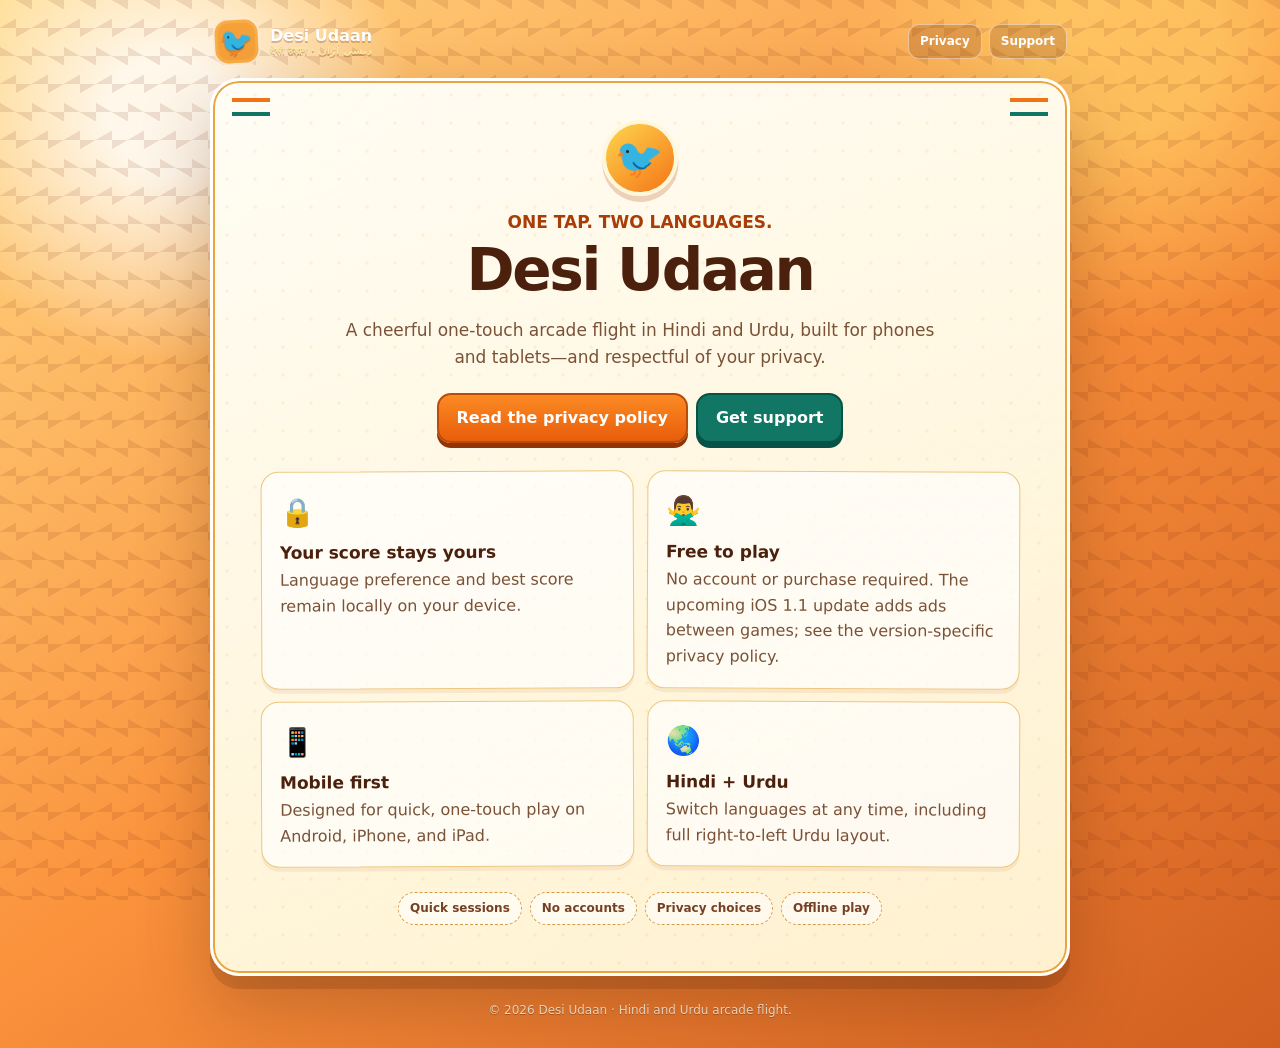
<file: index.html>
<!doctype html>
<html lang="en">
  <head>
    <meta charset="utf-8" />
    <meta name="viewport" content="width=device-width, initial-scale=1, viewport-fit=cover" />
    <meta name="theme-color" content="#ef7417" />
    <meta name="description" content="Official privacy and support pages for Desi Udaan, a joyful Hindi and Urdu mobile game." />
    <title>Desi Udaan · Privacy & Support</title>
    <link rel="icon" href="favicon.svg" type="image/svg+xml" />
    <link rel="stylesheet" href="styles.css" />
  </head>
  <body>
    <main class="site-shell">
      <header class="topbar">
        <a class="brand" href="./" aria-label="Desi Udaan home">
          <span class="brand-mark" aria-hidden="true">🐦</span>
          <span class="brand-copy">Desi Udaan <small>देसी उड़ान · دیسی اُڑان</small></span>
        </a>
        <nav class="topnav" aria-label="Main navigation">
          <a href="privacy/">Privacy</a>
          <a href="support/">Support</a>
        </nav>
      </header>

      <section class="paper">
        <div class="hero">
          <div class="mascot" aria-hidden="true">🐦</div>
          <p class="eyebrow">ONE TAP. TWO LANGUAGES.</p>
          <h1>Desi Udaan</h1>
          <p>A cheerful one-touch arcade flight in Hindi and Urdu, built for phones and tablets—and respectful of your privacy.</p>
          <div class="action-row">
            <a class="button" href="privacy/">Read the privacy policy</a>
            <a class="button secondary" href="support/">Get support</a>
          </div>
        </div>

        <div class="grid" aria-label="App promises">
          <article class="card">
            <span class="card-icon" aria-hidden="true">🔒</span>
            <h3>Your score stays yours</h3>
            <p>Language preference and best score remain locally on your device.</p>
          </article>
          <article class="card">
            <span class="card-icon" aria-hidden="true">🙅‍♂️</span>
            <h3>Free to play</h3>
            <p>No account or purchase required. The upcoming iOS 1.1 update adds ads between games; see the version-specific privacy policy.</p>
          </article>
          <article class="card">
            <span class="card-icon" aria-hidden="true">📱</span>
            <h3>Mobile first</h3>
            <p>Designed for quick, one-touch play on Android, iPhone, and iPad.</p>
          </article>
          <article class="card">
            <span class="card-icon" aria-hidden="true">🌏</span>
            <h3>Hindi + Urdu</h3>
            <p>Switch languages at any time, including full right-to-left Urdu layout.</p>
          </article>
        </div>

        <div class="pill-row" style="margin-top: 24px">
          <span class="pill">Quick sessions</span>
          <span class="pill">No accounts</span>
          <span class="pill">Privacy choices</span>
          <span class="pill">Offline play</span>
        </div>
      </section>

      <footer>© 2026 Desi Udaan · Hindi and Urdu arcade flight.</footer>
    </main>
  </body>
</html>
</file>
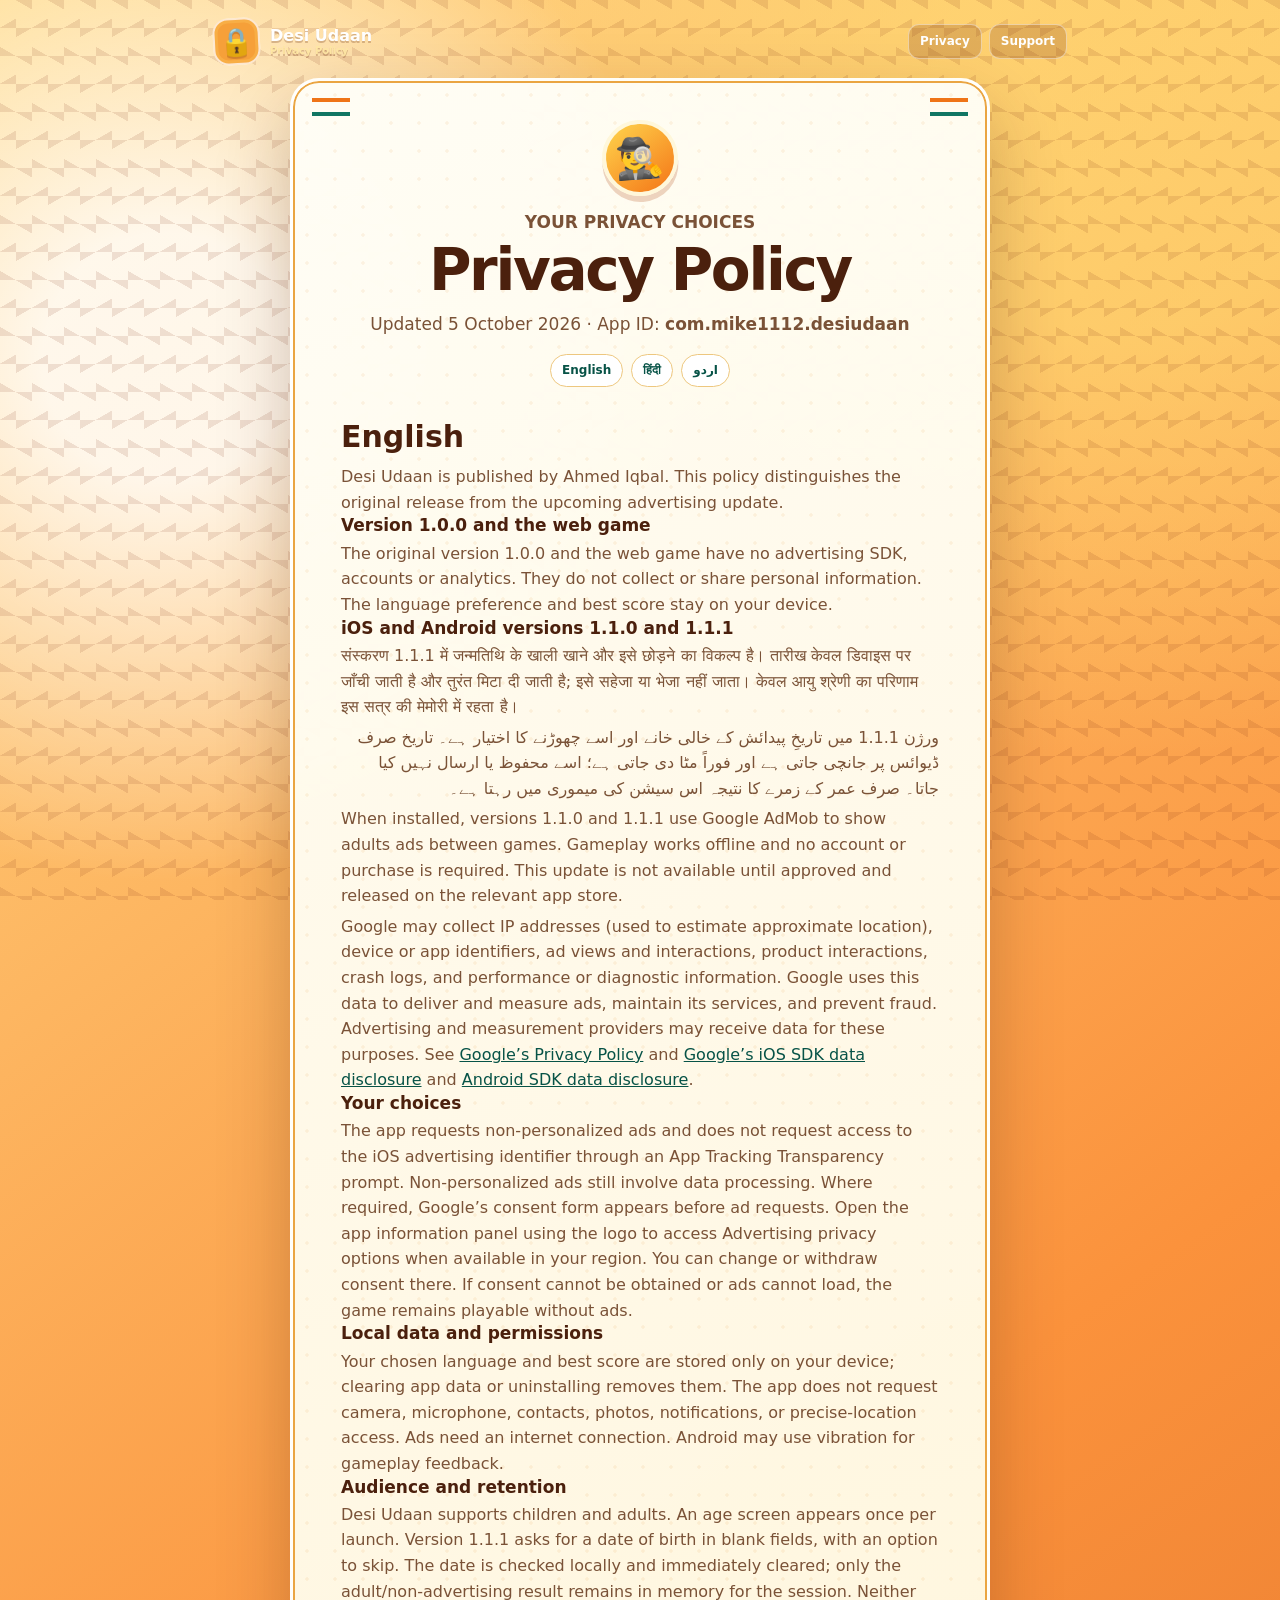
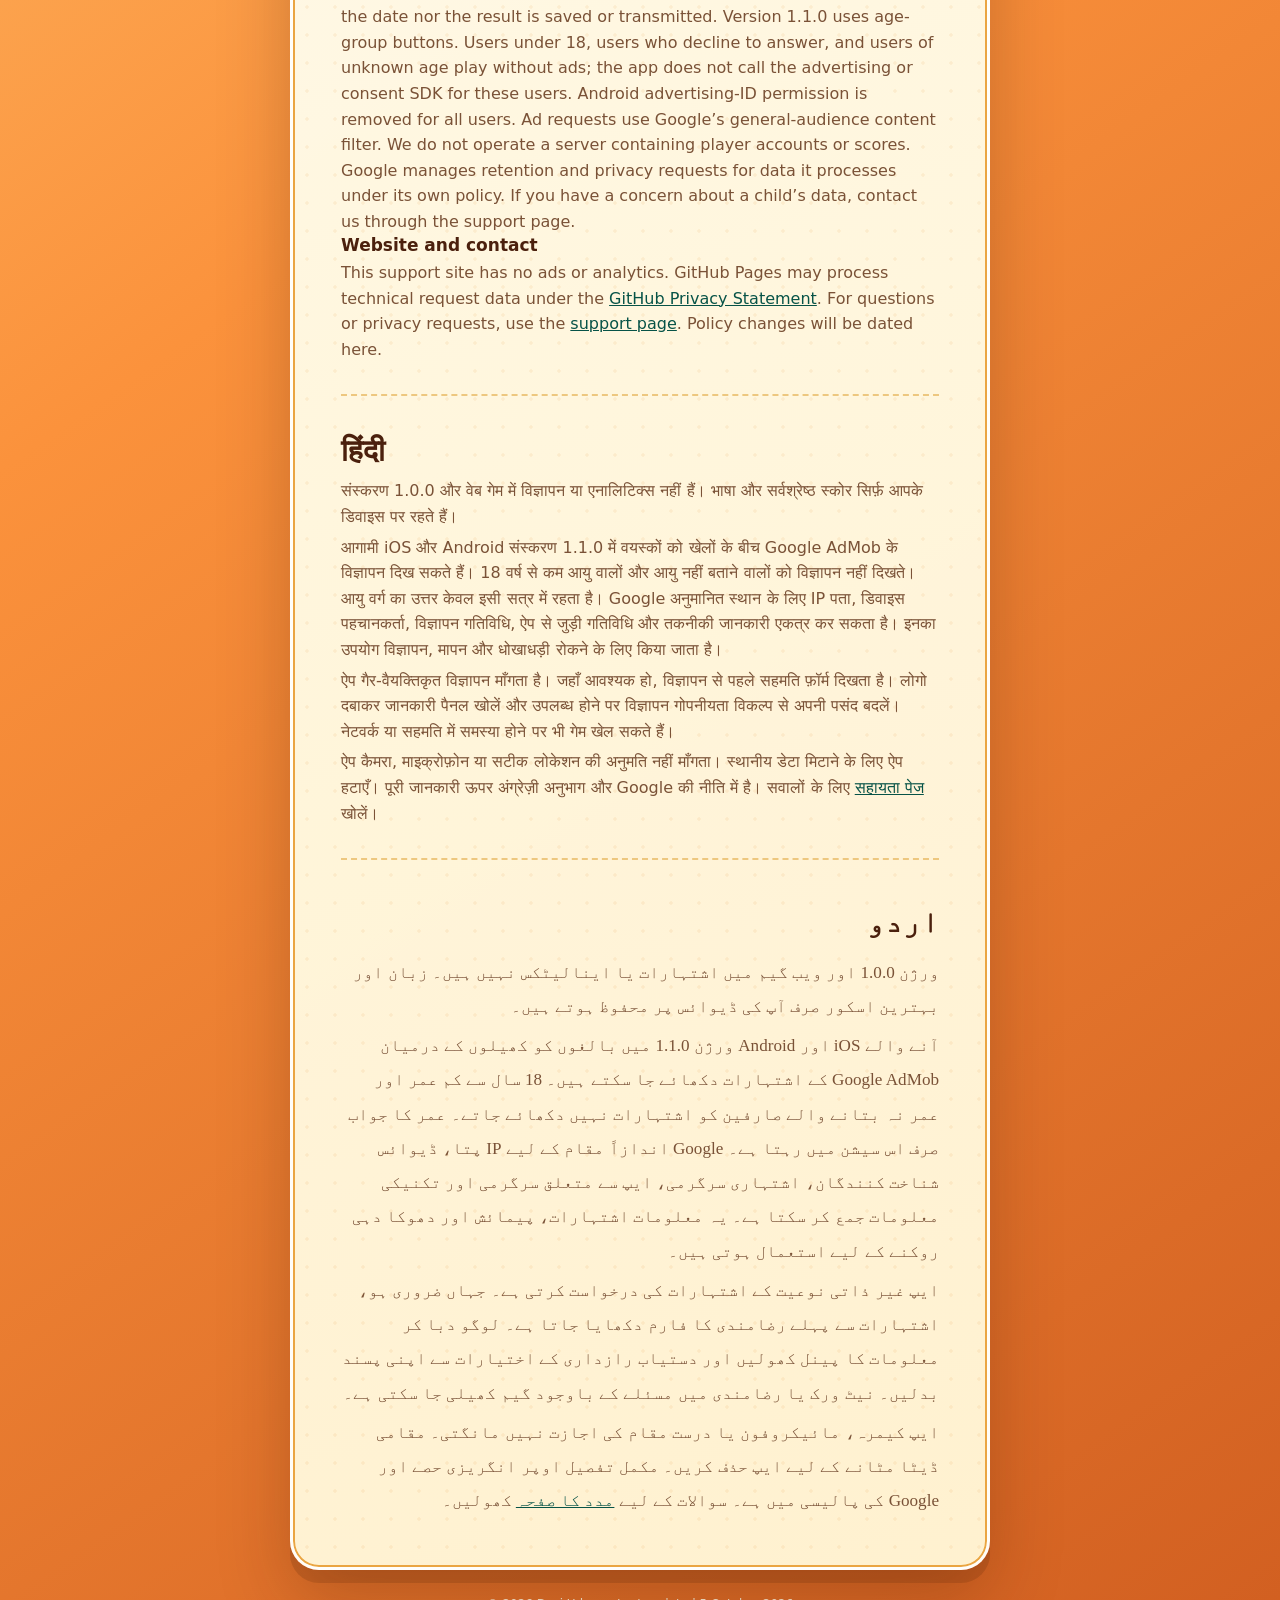
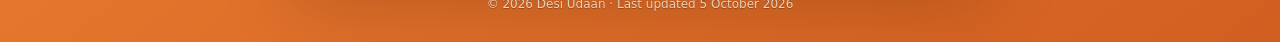
<file: privacy/index.html>
<!doctype html>
<html lang="en">
  <head>
    <meta charset="utf-8" />
    <meta name="viewport" content="width=device-width, initial-scale=1, viewport-fit=cover" />
    <meta name="theme-color" content="#ef7417" />
    <meta name="description" content="Privacy policy for the Desi Udaan mobile game." />
    <title>Privacy Policy · Desi Udaan</title>
    <link rel="icon" href="../favicon.svg" type="image/svg+xml" />
    <link rel="stylesheet" href="../styles.css" />
  </head>
  <body>
    <main class="site-shell">
      <header class="topbar">
        <a class="brand" href="../" aria-label="Desi Udaan home">
          <span class="brand-mark" aria-hidden="true">🔒</span>
          <span class="brand-copy">Desi Udaan <small>Privacy Policy</small></span>
        </a>
        <nav class="topnav" aria-label="Main navigation">
          <a href="./" aria-current="page">Privacy</a>
          <a href="../support/">Support</a>
        </nav>
      </header>

      <article class="paper content">
        <div class="hero">
          <div class="mascot" aria-hidden="true">🕵️‍♂️</div>
          <p class="eyebrow">YOUR PRIVACY CHOICES</p>
          <h1>Privacy Policy</h1>
          <p>Updated 5 October 2026 · App ID: <strong>com.mike1112.desiudaan</strong></p>
          <div class="language-jump" aria-label="Jump to translation">
            <a href="#english">English</a>
            <a href="#hindi" lang="hi">हिंदी</a>
            <a href="#urdu" lang="ur">اردو</a>
          </div>
        </div>

        <section id="english">
          <h2>English</h2>
          <p>Desi Udaan is published by Ahmed Iqbal. This policy distinguishes the original release from the upcoming advertising update.</p>
          <h3>Version 1.0.0 and the web game</h3>
          <p>The original version 1.0.0 and the web game have no advertising SDK, accounts or analytics. They do not collect or share personal information. The language preference and best score stay on your device.</p>
          <h3>iOS and Android versions 1.1.0 and 1.1.1</h3>
          <p lang="hi">संस्करण 1.1.1 में जन्मतिथि के खाली खाने और इसे छोड़ने का विकल्प है। तारीख केवल डिवाइस पर जाँची जाती है और तुरंत मिटा दी जाती है; इसे सहेजा या भेजा नहीं जाता। केवल आयु श्रेणी का परिणाम इस सत्र की मेमोरी में रहता है।</p>
          <p lang="ur" dir="rtl">ورژن 1.1.1 میں تاریخِ پیدائش کے خالی خانے اور اسے چھوڑنے کا اختیار ہے۔ تاریخ صرف ڈیوائس پر جانچی جاتی ہے اور فوراً مٹا دی جاتی ہے؛ اسے محفوظ یا ارسال نہیں کیا جاتا۔ صرف عمر کے زمرے کا نتیجہ اس سیشن کی میموری میں رہتا ہے۔</p>
          <p>When installed, versions 1.1.0 and 1.1.1 use Google AdMob to show adults ads between games. Gameplay works offline and no account or purchase is required. This update is not available until approved and released on the relevant app store.</p>
          <p>Google may collect IP addresses (used to estimate approximate location), device or app identifiers, ad views and interactions, product interactions, crash logs, and performance or diagnostic information. Google uses this data to deliver and measure ads, maintain its services, and prevent fraud. Advertising and measurement providers may receive data for these purposes. See <a href="https://policies.google.com/privacy">Google’s Privacy Policy</a> and <a href="https://developers.google.com/admob/ios/privacy/data-disclosure">Google’s iOS SDK data disclosure</a> and <a href="https://developers.google.com/admob/android/privacy/play-data-disclosure">Android SDK data disclosure</a>.</p>
          <h3>Your choices</h3>
          <p>The app requests non-personalized ads and does not request access to the iOS advertising identifier through an App Tracking Transparency prompt. Non-personalized ads still involve data processing. Where required, Google’s consent form appears before ad requests. Open the app information panel using the logo to access Advertising privacy options when available in your region. You can change or withdraw consent there. If consent cannot be obtained or ads cannot load, the game remains playable without ads.</p>
          <h3>Local data and permissions</h3>
          <p>Your chosen language and best score are stored only on your device; clearing app data or uninstalling removes them. The app does not request camera, microphone, contacts, photos, notifications, or precise-location access. Ads need an internet connection. Android may use vibration for gameplay feedback.</p>
          <h3>Audience and retention</h3>
          <p>Desi Udaan supports children and adults. An age screen appears once per launch. Version 1.1.1 asks for a date of birth in blank fields, with an option to skip. The date is checked locally and immediately cleared; only the adult/non-advertising result remains in memory for the session. Neither the date nor the result is saved or transmitted. Version 1.1.0 uses age-group buttons. Users under 18, users who decline to answer, and users of unknown age play without ads; the app does not call the advertising or consent SDK for these users. Android advertising-ID permission is removed for all users. Ad requests use Google’s general-audience content filter. We do not operate a server containing player accounts or scores. Google manages retention and privacy requests for data it processes under its own policy. If you have a concern about a child’s data, contact us through the support page.</p>
          <h3>Website and contact</h3>
          <p>This support site has no ads or analytics. GitHub Pages may process technical request data under the <a href="https://docs.github.com/en/site-policy/privacy-policies/github-general-privacy-statement">GitHub Privacy Statement</a>. For questions or privacy requests, use the <a href="../support/">support page</a>. Policy changes will be dated here.</p>
        </section>
        <section id="hindi" class="local-section" lang="hi">
          <h2>हिंदी</h2>
          <p>संस्करण 1.0.0 और वेब गेम में विज्ञापन या एनालिटिक्स नहीं हैं। भाषा और सर्वश्रेष्ठ स्कोर सिर्फ़ आपके डिवाइस पर रहते हैं।</p>
          <p>आगामी iOS और Android संस्करण 1.1.0 में वयस्कों को खेलों के बीच Google AdMob के विज्ञापन दिख सकते हैं। 18 वर्ष से कम आयु वालों और आयु नहीं बताने वालों को विज्ञापन नहीं दिखते। आयु वर्ग का उत्तर केवल इसी सत्र में रहता है।  Google अनुमानित स्थान के लिए IP पता, डिवाइस पहचानकर्ता, विज्ञापन गतिविधि, ऐप से जुड़ी गतिविधि और तकनीकी जानकारी एकत्र कर सकता है। इनका उपयोग विज्ञापन, मापन और धोखाधड़ी रोकने के लिए किया जाता है।</p>
          <p>ऐप गैर-वैयक्तिकृत विज्ञापन माँगता है। जहाँ आवश्यक हो, विज्ञापन से पहले सहमति फ़ॉर्म दिखता है। लोगो दबाकर जानकारी पैनल खोलें और उपलब्ध होने पर विज्ञापन गोपनीयता विकल्प से अपनी पसंद बदलें। नेटवर्क या सहमति में समस्या होने पर भी गेम खेल सकते हैं।</p>
          <p>ऐप कैमरा, माइक्रोफ़ोन या सटीक लोकेशन की अनुमति नहीं माँगता। स्थानीय डेटा मिटाने के लिए ऐप हटाएँ। पूरी जानकारी ऊपर अंग्रेज़ी अनुभाग और Google की नीति में है। सवालों के लिए <a href="../support/">सहायता पेज</a> खोलें।</p>
        </section>
        <section id="urdu" class="local-section urdu" lang="ur" dir="rtl">
          <h2>اردو</h2>
          <p>ورژن 1.0.0 اور ویب گیم میں اشتہارات یا اینالیٹکس نہیں ہیں۔ زبان اور بہترین اسکور صرف آپ کی ڈیوائس پر محفوظ ہوتے ہیں۔</p>
          <p>آنے والے iOS اور Android ورژن 1.1.0 میں بالغوں کو کھیلوں کے درمیان Google AdMob کے اشتہارات دکھائے جا سکتے ہیں۔ 18 سال سے کم عمر اور عمر نہ بتانے والے صارفین کو اشتہارات نہیں دکھائے جاتے۔ عمر کا جواب صرف اس سیشن میں رہتا ہے۔  Google اندازاً مقام کے لیے IP پتا، ڈیوائس شناخت کنندگان، اشتہاری سرگرمی، ایپ سے متعلق سرگرمی اور تکنیکی معلومات جمع کر سکتا ہے۔ یہ معلومات اشتہارات، پیمائش اور دھوکا دہی روکنے کے لیے استعمال ہوتی ہیں۔</p>
          <p>ایپ غیر ذاتی نوعیت کے اشتہارات کی درخواست کرتی ہے۔ جہاں ضروری ہو، اشتہارات سے پہلے رضامندی کا فارم دکھایا جاتا ہے۔ لوگو دبا کر معلومات کا پینل کھولیں اور دستیاب رازداری کے اختیارات سے اپنی پسند بدلیں۔ نیٹ ورک یا رضامندی میں مسئلے کے باوجود گیم کھیلی جا سکتی ہے۔</p>
          <p>ایپ کیمرہ، مائیکروفون یا درست مقام کی اجازت نہیں مانگتی۔ مقامی ڈیٹا مٹانے کے لیے ایپ حذف کریں۔ مکمل تفصیل اوپر انگریزی حصے اور Google کی پالیسی میں ہے۔ سوالات کے لیے <a href="../support/">مدد کا صفحہ</a> کھولیں۔</p>
        </section>
      </article>

      <footer>© 2026 Desi Udaan · Last updated 5 October 2026</footer>
    </main>
  </body>
</html>
</file>
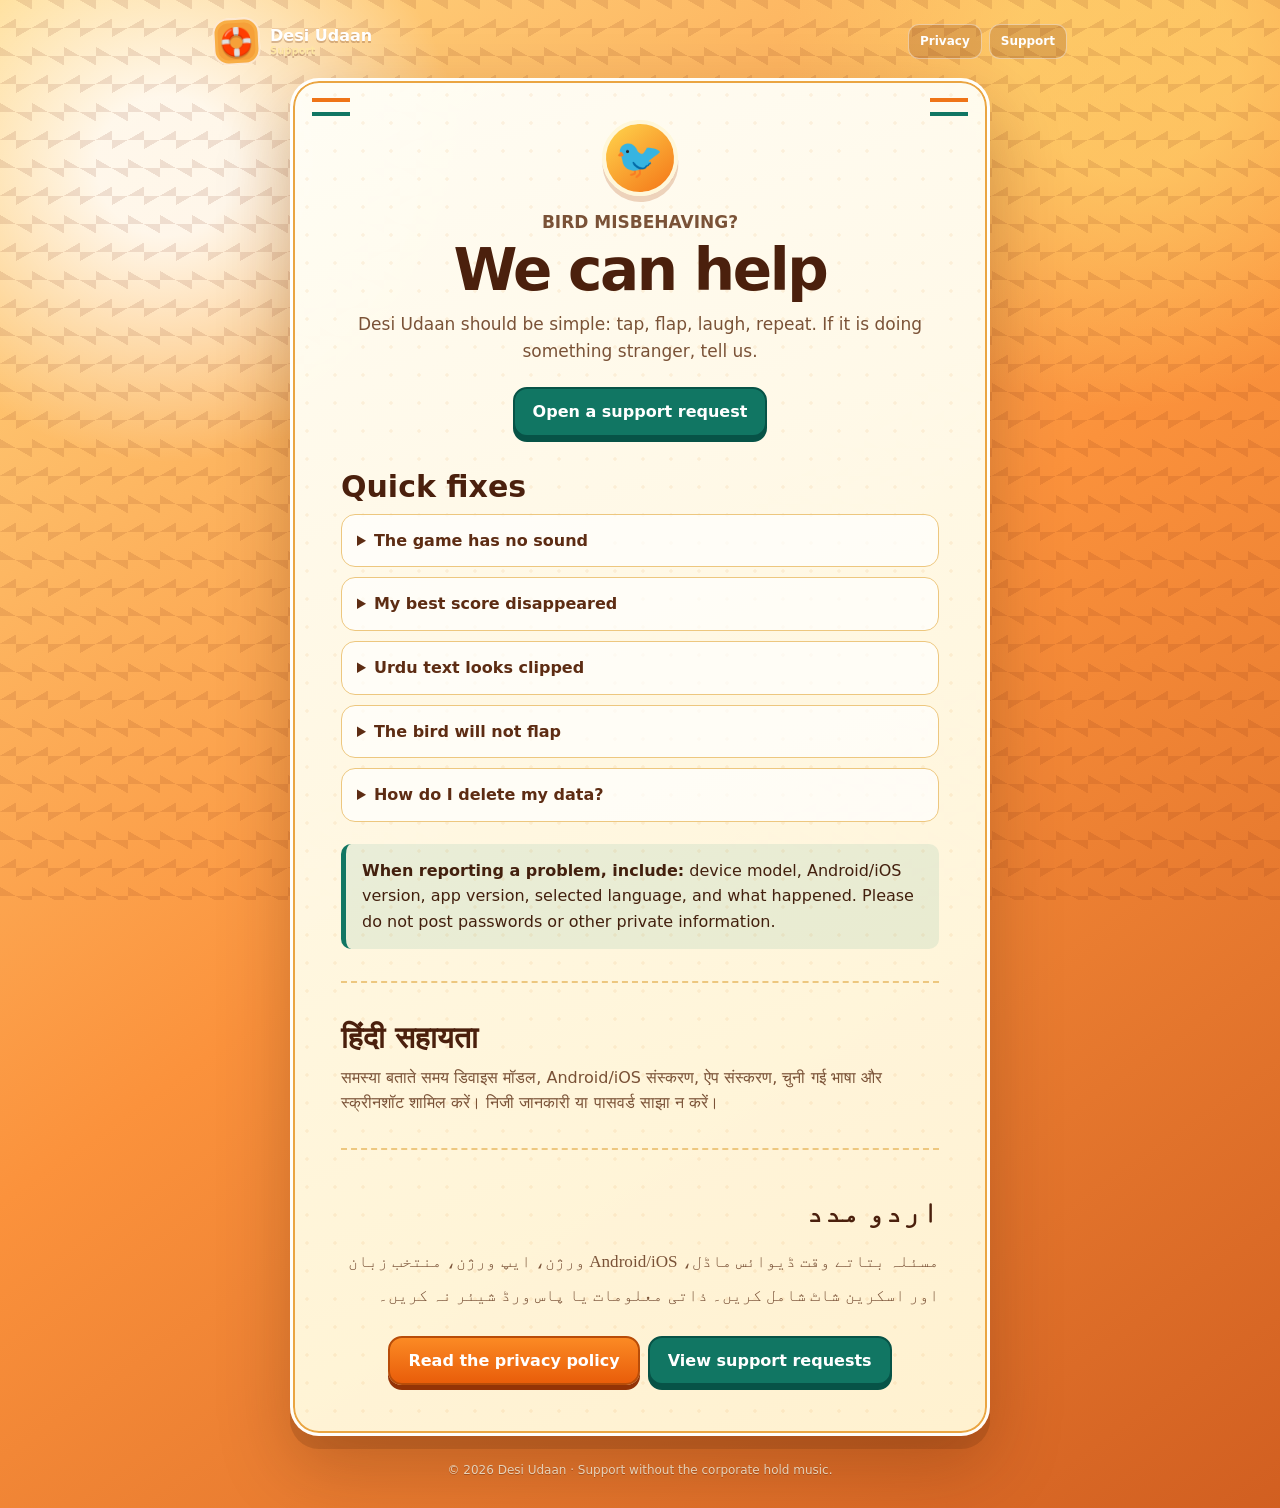
<file: support/index.html>
<!doctype html>
<html lang="en">
  <head>
    <meta charset="utf-8" />
    <meta name="viewport" content="width=device-width, initial-scale=1, viewport-fit=cover" />
    <meta name="theme-color" content="#ef7417" />
    <meta name="description" content="Help and support for the Desi Udaan mobile game." />
    <title>Support · Desi Udaan</title>
    <link rel="icon" href="../favicon.svg" type="image/svg+xml" />
    <link rel="stylesheet" href="../styles.css" />
  </head>
  <body>
    <main class="site-shell">
      <header class="topbar">
        <a class="brand" href="../" aria-label="Desi Udaan home">
          <span class="brand-mark" aria-hidden="true">🛟</span>
          <span class="brand-copy">Desi Udaan <small>Support</small></span>
        </a>
        <nav class="topnav" aria-label="Main navigation">
          <a href="../privacy/">Privacy</a>
          <a href="./" aria-current="page">Support</a>
        </nav>
      </header>

      <section class="paper content">
        <div class="hero">
          <div class="mascot" aria-hidden="true">🐦</div>
          <p class="eyebrow">BIRD MISBEHAVING?</p>
          <h1>We can help</h1>
          <p>Desi Udaan should be simple: tap, flap, laugh, repeat. If it is doing something stranger, tell us.</p>
          <div class="action-row">
            <a class="button secondary" href="https://github.com/mike-1112/desi-udaan-site/issues/new?template=support.yml">Open a support request</a>
          </div>
        </div>

        <h2>Quick fixes</h2>
        <div class="faq">
          <details>
            <summary>The game has no sound</summary>
            <p>Tap the speaker button in the top bar, then check that your phone is not muted and its media volume is turned up.</p>
          </details>
          <details>
            <summary>My best score disappeared</summary>
            <p>The best score is stored only on your device. Clearing app data, reinstalling, or changing devices resets it.</p>
          </details>
          <details>
            <summary>Urdu text looks clipped</summary>
            <p>Please include your device model, operating-system version, and a screenshot in your support request.</p>
          </details>
          <details>
            <summary>The bird will not flap</summary>
            <p>Tap anywhere inside the game area. If the game is paused, close the tea-break card first. Restarting the app can also help.</p>
          </details>
          <details>
            <summary>How do I delete my data?</summary>
            <p>Desi Udaan stores only language preference and best score. Clear the app’s storage or uninstall it to remove both.</p>
          </details>
        </div>

        <div class="notice">
          <strong>When reporting a problem, include:</strong> device model, Android/iOS version, app version, selected language, and what happened. Please do not post passwords or other private information.
        </div>

        <section class="local-section" lang="hi">
          <h2>हिंदी सहायता</h2>
          <p>समस्या बताते समय डिवाइस मॉडल, Android/iOS संस्करण, ऐप संस्करण, चुनी गई भाषा और स्क्रीनशॉट शामिल करें। निजी जानकारी या पासवर्ड साझा न करें।</p>
        </section>

        <section class="local-section urdu" lang="ur" dir="rtl">
          <h2>اردو مدد</h2>
          <p>مسئلہ بتاتے وقت ڈیوائس ماڈل، Android/iOS ورژن، ایپ ورژن، منتخب زبان اور اسکرین شاٹ شامل کریں۔ ذاتی معلومات یا پاس ورڈ شیئر نہ کریں۔</p>
        </section>

        <div class="action-row">
          <a class="button" href="../privacy/">Read the privacy policy</a>
          <a class="button secondary" href="https://github.com/mike-1112/desi-udaan-site/issues">View support requests</a>
        </div>
      </section>

      <footer>© 2026 Desi Udaan · Support without the corporate hold music.</footer>
    </main>
  </body>
</html>
</file>
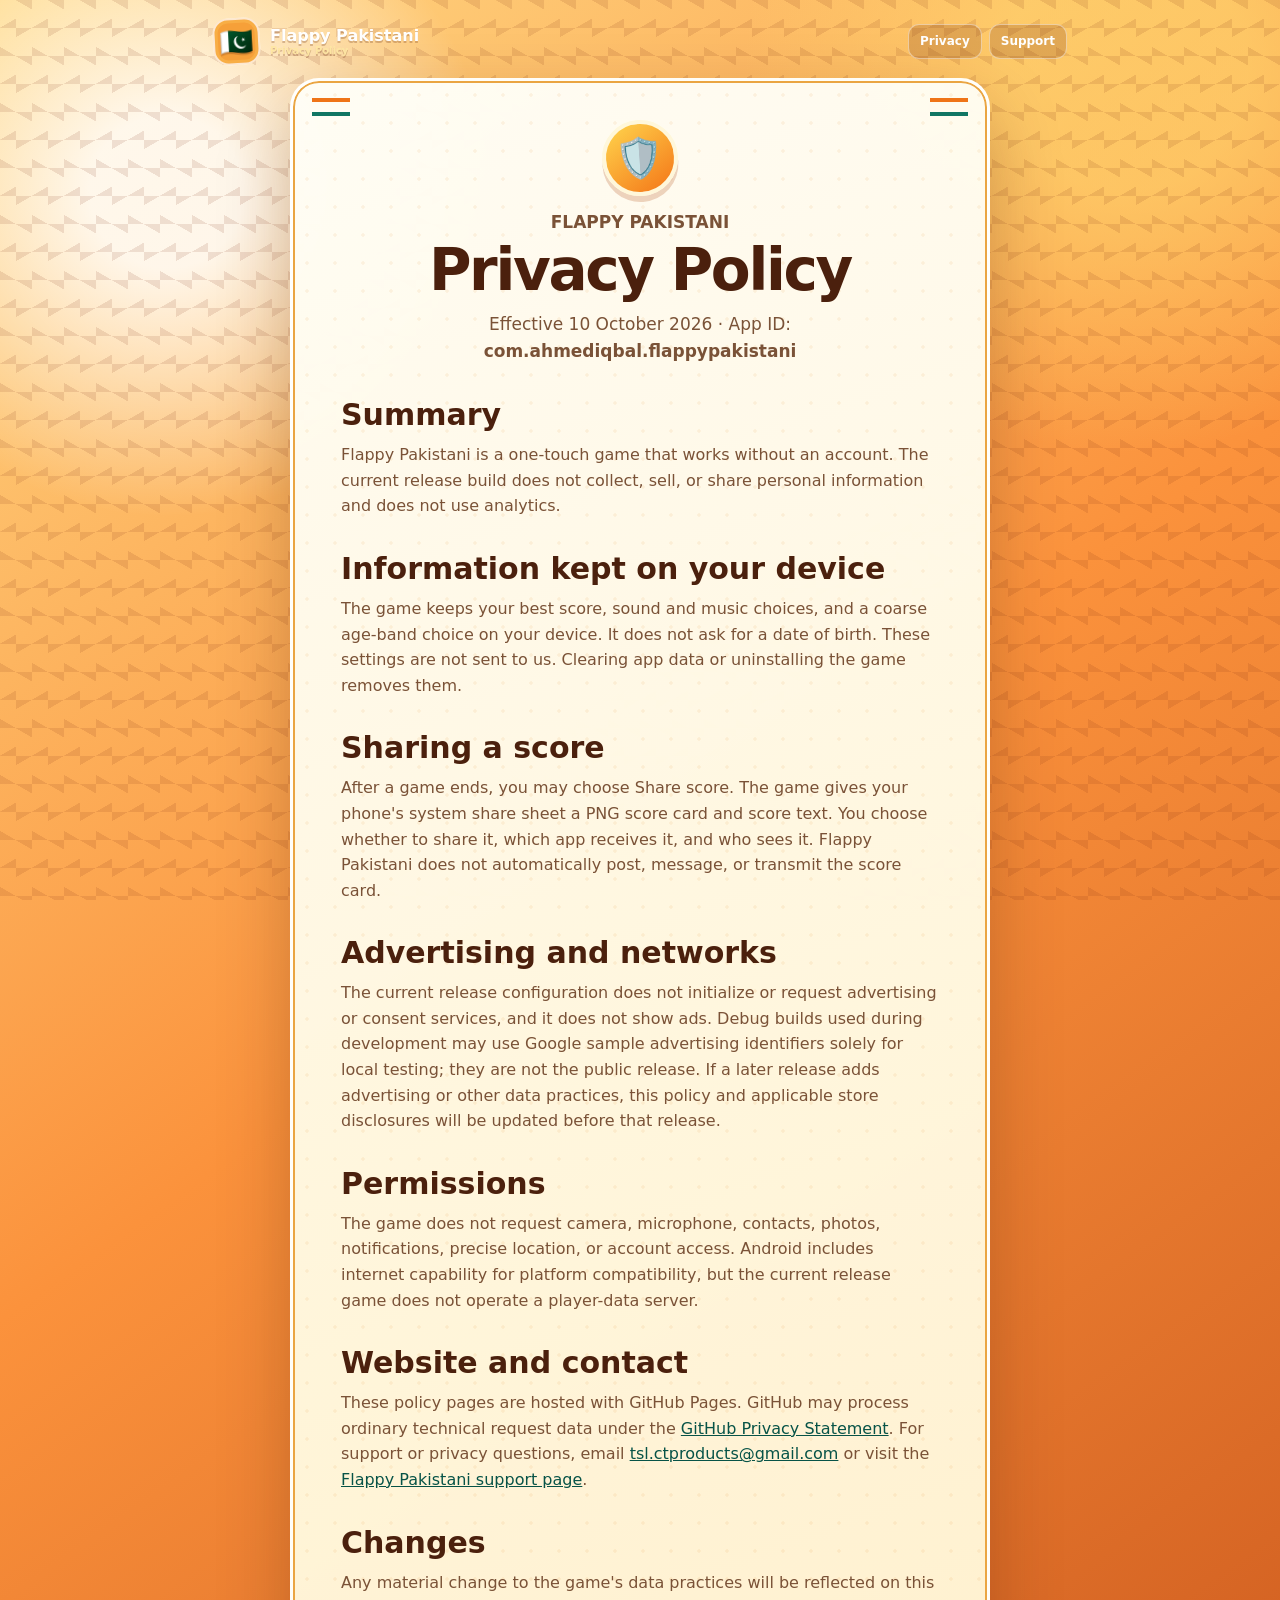
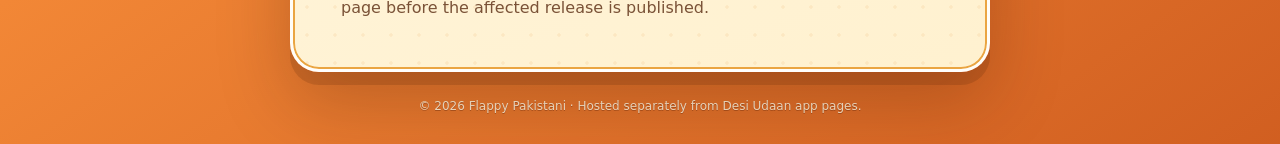
<file: flappy-pakistani/privacy/index.html>
<!doctype html>
<html lang="en">
  <head>
    <meta charset="utf-8" />
    <meta name="viewport" content="width=device-width, initial-scale=1, viewport-fit=cover" />
    <meta name="theme-color" content="#075347" />
    <meta name="description" content="Privacy policy for the Flappy Pakistani mobile game." />
    <title>Privacy Policy · Flappy Pakistani</title>
    <link rel="icon" href="../../favicon.svg" type="image/svg+xml" />
    <link rel="stylesheet" href="../../styles.css" />
  </head>
  <body>
    <main class="site-shell">
      <header class="topbar">
        <a class="brand" href="./" aria-label="Flappy Pakistani privacy policy">
          <span class="brand-mark" aria-hidden="true">🇵🇰</span>
          <span class="brand-copy">Flappy Pakistani <small>Privacy Policy</small></span>
        </a>
        <nav class="topnav" aria-label="Flappy Pakistani navigation">
          <a href="./" aria-current="page">Privacy</a>
          <a href="../support/">Support</a>
        </nav>
      </header>

      <article class="paper content">
        <div class="hero">
          <div class="mascot" aria-hidden="true">🛡️</div>
          <p class="eyebrow">FLAPPY PAKISTANI</p>
          <h1>Privacy Policy</h1>
          <p>Effective 10 October 2026 · App ID: <strong>com.ahmediqbal.flappypakistani</strong></p>
        </div>

        <h2>Summary</h2>
        <p>Flappy Pakistani is a one-touch game that works without an account. The current release build does not collect, sell, or share personal information and does not use analytics.</p>

        <h2>Information kept on your device</h2>
        <p>The game keeps your best score, sound and music choices, and a coarse age-band choice on your device. It does not ask for a date of birth. These settings are not sent to us. Clearing app data or uninstalling the game removes them.</p>

        <h2>Sharing a score</h2>
        <p>After a game ends, you may choose Share score. The game gives your phone's system share sheet a PNG score card and score text. You choose whether to share it, which app receives it, and who sees it. Flappy Pakistani does not automatically post, message, or transmit the score card.</p>

        <h2>Advertising and networks</h2>
        <p>The current release configuration does not initialize or request advertising or consent services, and it does not show ads. Debug builds used during development may use Google sample advertising identifiers solely for local testing; they are not the public release. If a later release adds advertising or other data practices, this policy and applicable store disclosures will be updated before that release.</p>

        <h2>Permissions</h2>
        <p>The game does not request camera, microphone, contacts, photos, notifications, precise location, or account access. Android includes internet capability for platform compatibility, but the current release game does not operate a player-data server.</p>

        <h2>Website and contact</h2>
        <p>These policy pages are hosted with GitHub Pages. GitHub may process ordinary technical request data under the <a href="https://docs.github.com/en/site-policy/privacy-policies/github-general-privacy-statement">GitHub Privacy Statement</a>. For support or privacy questions, email <a href="mailto:tsl.ctproducts@gmail.com">tsl.ctproducts@gmail.com</a> or visit the <a href="../support/">Flappy Pakistani support page</a>.</p>

        <h2>Changes</h2>
        <p>Any material change to the game's data practices will be reflected on this page before the affected release is published.</p>
      </article>

      <footer>© 2026 Flappy Pakistani · Hosted separately from Desi Udaan app pages.</footer>
    </main>
  </body>
</html>
</file>
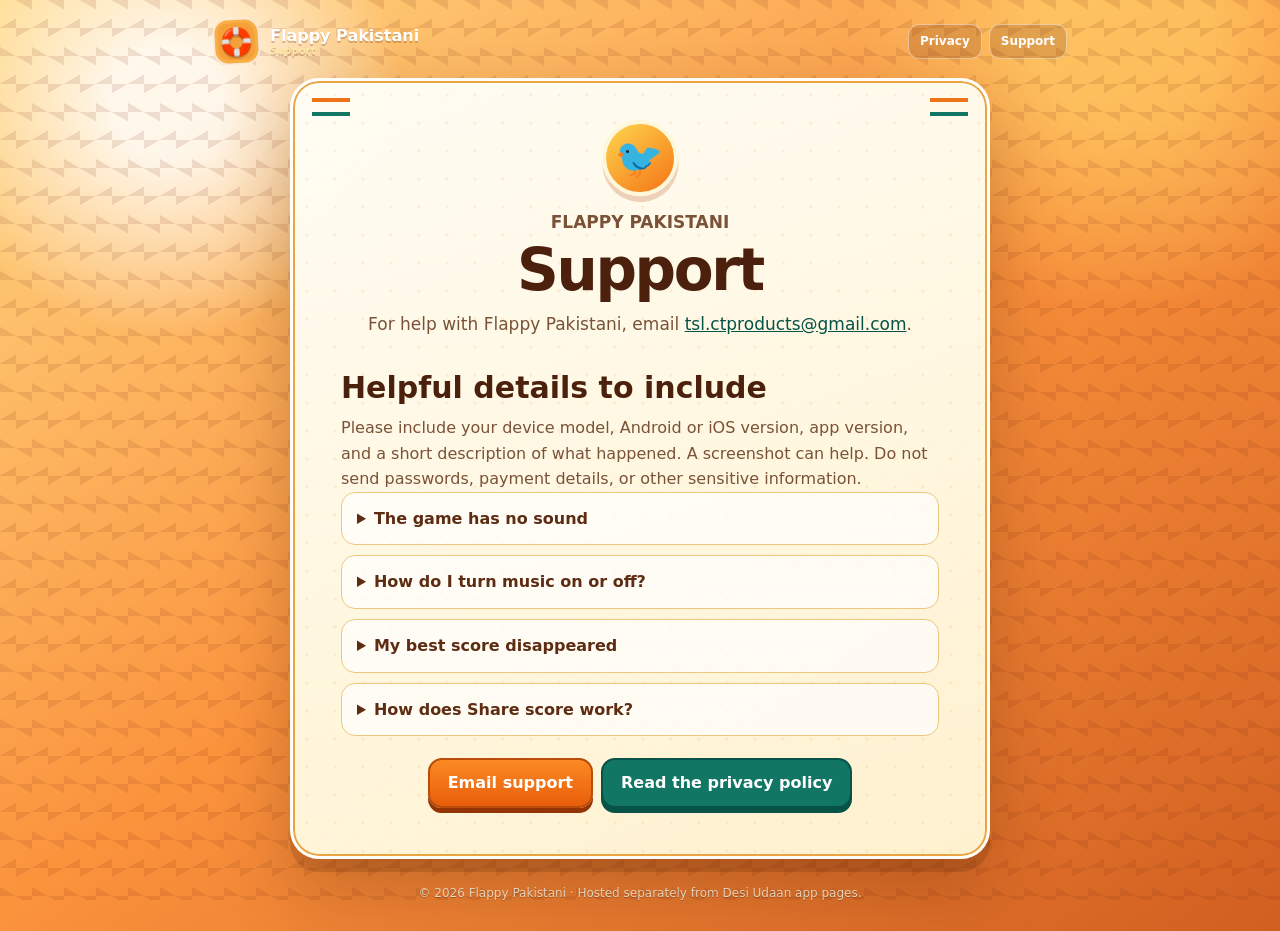
<file: flappy-pakistani/support/index.html>
<!doctype html>
<html lang="en">
  <head>
    <meta charset="utf-8" />
    <meta name="viewport" content="width=device-width, initial-scale=1, viewport-fit=cover" />
    <meta name="theme-color" content="#075347" />
    <meta name="description" content="Support for the Flappy Pakistani mobile game." />
    <title>Support · Flappy Pakistani</title>
    <link rel="icon" href="../../favicon.svg" type="image/svg+xml" />
    <link rel="stylesheet" href="../../styles.css" />
  </head>
  <body>
    <main class="site-shell">
      <header class="topbar">
        <a class="brand" href="./" aria-label="Flappy Pakistani support">
          <span class="brand-mark" aria-hidden="true">🛟</span>
          <span class="brand-copy">Flappy Pakistani <small>Support</small></span>
        </a>
        <nav class="topnav" aria-label="Flappy Pakistani navigation">
          <a href="../privacy/">Privacy</a>
          <a href="./" aria-current="page">Support</a>
        </nav>
      </header>

      <section class="paper content">
        <div class="hero">
          <div class="mascot" aria-hidden="true">🐦</div>
          <p class="eyebrow">FLAPPY PAKISTANI</p>
          <h1>Support</h1>
          <p>For help with Flappy Pakistani, email <a href="mailto:tsl.ctproducts@gmail.com">tsl.ctproducts@gmail.com</a>.</p>
        </div>

        <h2>Helpful details to include</h2>
        <p>Please include your device model, Android or iOS version, app version, and a short description of what happened. A screenshot can help. Do not send passwords, payment details, or other sensitive information.</p>

        <div class="faq">
          <details>
            <summary>The game has no sound</summary>
            <p>Use the speaker icon in the upper-right corner, then check your phone's media volume.</p>
          </details>
          <details>
            <summary>How do I turn music on or off?</summary>
            <p>Use the music-note icon in the upper-right corner. Your choice stays on your device.</p>
          </details>
          <details>
            <summary>My best score disappeared</summary>
            <p>Best scores are stored only on your device. Reinstalling the game or clearing app data resets them.</p>
          </details>
          <details>
            <summary>How does Share score work?</summary>
            <p>Share score opens your phone's system share sheet after a game ends. Nothing is sent unless you choose a destination and complete the share yourself.</p>
          </details>
        </div>

        <div class="action-row">
          <a class="button" href="mailto:tsl.ctproducts@gmail.com?subject=Flappy%20Pakistani%20support">Email support</a>
          <a class="button secondary" href="../privacy/">Read the privacy policy</a>
        </div>
      </section>

      <footer>© 2026 Flappy Pakistani · Hosted separately from Desi Udaan app pages.</footer>
    </main>
  </body>
</html>
</file>
<file: styles.css>
:root {
  color-scheme: light;
  --cream: #fff8e7;
  --paper: #fffdf5;
  --ink: #43200e;
  --muted: #7a5237;
  --saffron: #ef7417;
  --saffron-dark: #a83d08;
  --marigold: #f7bf2b;
  --green: #117663;
  --green-dark: #075347;
  --pink: #df3f63;
  --line: #edc77f;
  --shadow: rgba(87, 34, 9, 0.18);
}

* {
  box-sizing: border-box;
}

html {
  min-width: 320px;
  scroll-behavior: smooth;
}

body {
  min-height: 100vh;
  margin: 0;
  background:
    radial-gradient(circle at 13% 11%, rgba(255, 255, 255, 0.85) 0 4%, transparent 17%),
    radial-gradient(circle at 88% 4%, rgba(255, 223, 116, 0.55) 0 6%, transparent 19%),
    linear-gradient(145deg, #ffd985, #fb923c 50%, #b84010 130%);
  color: var(--ink);
  font-family: Inter, ui-rounded, "Noto Sans Devanagari", "Noto Nastaliq Urdu", system-ui, sans-serif;
  line-height: 1.6;
}

body::before {
  position: fixed;
  inset: 0;
  pointer-events: none;
  content: "";
  opacity: 0.12;
  background-image:
    linear-gradient(30deg, #7c2d12 12%, transparent 12.5%, transparent 87%, #7c2d12 87.5%, #7c2d12),
    linear-gradient(150deg, #7c2d12 12%, transparent 12.5%, transparent 87%, #7c2d12 87.5%, #7c2d12);
  background-position: 0 0, 16px 28px;
  background-size: 32px 56px;
}

a {
  color: var(--green-dark);
}

a:focus-visible,
button:focus-visible {
  outline: 3px solid #fff;
  outline-offset: 3px;
}

.site-shell {
  position: relative;
  z-index: 1;
  width: min(100% - 24px, 860px);
  margin: 0 auto;
  padding: max(14px, env(safe-area-inset-top)) 0 max(28px, env(safe-area-inset-bottom));
}

.topbar {
  display: flex;
  padding: 4px 3px 13px;
  align-items: center;
  justify-content: space-between;
  gap: 14px;
  color: white;
}

.brand {
  display: flex;
  align-items: center;
  gap: 10px;
  color: white;
  font-weight: 900;
  text-decoration: none;
  text-shadow: 0 2px rgba(100, 34, 8, 0.25);
}

.brand-mark {
  display: grid;
  width: 47px;
  height: 47px;
  place-items: center;
  border: 2px solid rgba(255, 255, 255, 0.76);
  border-radius: 15px;
  background: #f6a039;
  box-shadow: inset 0 0 0 3px rgba(255, 218, 111, 0.24);
  font-size: 27px;
  transform: rotate(-3deg);
}

.brand-copy {
  display: grid;
  line-height: 1.15;
}

.brand-copy small {
  color: #ffe7a4;
  font-size: 10px;
  font-weight: 700;
}

.topnav {
  display: flex;
  gap: 7px;
}

.topnav a {
  padding: 7px 11px;
  border: 1px solid rgba(255, 255, 255, 0.45);
  border-radius: 11px;
  background: rgba(112, 37, 8, 0.2);
  color: white;
  font-size: 12px;
  font-weight: 800;
  text-decoration: none;
}

.paper {
  position: relative;
  padding: clamp(24px, 5vw, 48px);
  overflow: hidden;
  border: 3px solid rgba(255, 255, 255, 0.86);
  border-radius: 29px;
  background:
    radial-gradient(circle at 14px 14px, rgba(225, 139, 49, 0.1) 0 1.5px, transparent 1.8px) 0 0 / 28px 28px,
    linear-gradient(160deg, rgba(255, 253, 245, 0.99), rgba(255, 243, 210, 0.99));
  box-shadow: 0 13px 0 var(--shadow), 0 30px 70px rgba(66, 22, 5, 0.25), inset 0 0 0 2px #eaa542;
}

.paper::before,
.paper::after {
  position: absolute;
  top: 17px;
  width: 38px;
  height: 10px;
  content: "";
  border-top: 4px solid var(--saffron);
  border-bottom: 4px solid var(--green);
}

.paper::before { left: 19px; }
.paper::after { right: 19px; }

.hero {
  max-width: 690px;
  margin: 0 auto 28px;
  text-align: center;
}

.mascot {
  display: grid;
  width: 76px;
  height: 76px;
  margin: -9px auto 13px;
  place-items: center;
  border: 4px solid #fff7da;
  border-radius: 50%;
  background: linear-gradient(145deg, #ffd54d, #f47517);
  box-shadow: 0 6px 0 rgba(171, 65, 8, 0.22);
  font-size: 39px;
  transform: rotate(-4deg);
}

.eyebrow {
  margin: 0 0 4px;
  color: var(--saffron-dark);
  font-size: 12px;
  font-weight: 900;
}

h1,
h2,
h3 {
  color: #4b200d;
  line-height: 1.2;
}

h1 {
  margin: 0;
  font-size: clamp(34px, 7vw, 58px);
  letter-spacing: -0.04em;
}

h2 {
  margin: 32px 0 9px;
  font-size: clamp(22px, 4vw, 30px);
}

h3 {
  margin: 0 0 4px;
  font-size: 17px;
}

p {
  color: var(--muted);
}

.hero p {
  max-width: 600px;
  margin: 11px auto 0;
  font-size: 17px;
}

.pill-row,
.action-row,
.language-jump {
  display: flex;
  flex-wrap: wrap;
  justify-content: center;
  gap: 8px;
}

.pill {
  padding: 6px 11px;
  border: 1px dashed #d99a45;
  border-radius: 999px;
  background: rgba(255, 255, 255, 0.58);
  color: #744126;
  font-size: 12px;
  font-weight: 800;
}

.action-row {
  margin-top: 22px;
}

.button {
  display: inline-grid;
  min-height: 48px;
  padding: 10px 18px;
  place-items: center;
  border: 2px solid #b84c08;
  border-radius: 14px;
  background: linear-gradient(#fb8a24, #e95d0a);
  box-shadow: 0 5px 0 #943306;
  color: white;
  font-weight: 900;
  text-align: center;
  text-decoration: none;
}

.button.secondary {
  border-color: var(--green-dark);
  background: var(--green);
  box-shadow: 0 5px 0 var(--green-dark);
}

.button:active {
  box-shadow: 0 2px 0 currentColor;
  transform: translateY(3px);
}

.grid {
  display: grid;
  grid-template-columns: repeat(2, 1fr);
  gap: 13px;
}

.card {
  padding: 18px;
  border: 1px solid var(--line);
  border-radius: 18px;
  background: rgba(255, 255, 255, 0.67);
  box-shadow: 0 4px 0 rgba(172, 82, 18, 0.09);
}

.card:nth-child(odd) { transform: rotate(-0.25deg); }
.card:nth-child(even) { transform: rotate(0.25deg); }

.card-icon {
  display: block;
  margin-bottom: 7px;
  font-size: 28px;
}

.card p,
.content p,
.content li {
  margin: 5px 0 0;
  color: var(--muted);
}

.content {
  max-width: 700px;
  margin: 0 auto;
}

.content ul {
  padding-inline-start: 22px;
}

.notice {
  margin: 22px 0;
  padding: 14px 16px;
  border-inline-start: 5px solid var(--green);
  border-radius: 10px;
  background: rgba(20, 130, 108, 0.09);
}

.language-jump {
  margin: 16px 0 8px;
}

.language-jump a {
  padding: 6px 11px;
  border: 1px solid var(--line);
  border-radius: 999px;
  background: white;
  font-size: 12px;
  font-weight: 800;
  text-decoration: none;
}

.local-section {
  margin-top: 32px;
  padding-top: 5px;
  border-top: 2px dashed var(--line);
}

.urdu {
  font-family: "Noto Nastaliq Urdu", "Noto Naskh Arabic", serif;
  font-size: 1.07em;
  line-height: 2;
}

.urdu h2,
.urdu h3 {
  line-height: 1.65;
}

.faq {
  display: grid;
  gap: 10px;
}

.faq details {
  border: 1px solid var(--line);
  border-radius: 14px;
  background: rgba(255, 255, 255, 0.7);
}

.faq summary {
  padding: 13px 15px;
  cursor: pointer;
  color: #5d2c13;
  font-weight: 900;
}

.faq details p {
  margin: 0;
  padding: 0 15px 14px;
}

footer {
  padding: 25px 8px 0;
  color: rgba(255, 248, 226, 0.9);
  font-size: 12px;
  text-align: center;
  text-shadow: 0 1px rgba(84, 26, 5, 0.34);
}

@media (max-width: 620px) {
  .site-shell { width: min(100% - 16px, 860px); }
  .topbar { align-items: flex-start; }
  .brand-copy small { display: none; }
  .topnav { gap: 5px; }
  .topnav a { padding: 7px 8px; font-size: 11px; }
  .paper { padding: 30px 18px 25px; border-radius: 24px; }
  .grid { grid-template-columns: 1fr; }
  .hero p { font-size: 15px; }
}

@media (max-width: 390px) {
  .brand-copy { display: none; }
}

@media (prefers-reduced-motion: reduce) {
  html { scroll-behavior: auto; }
}
</file>
